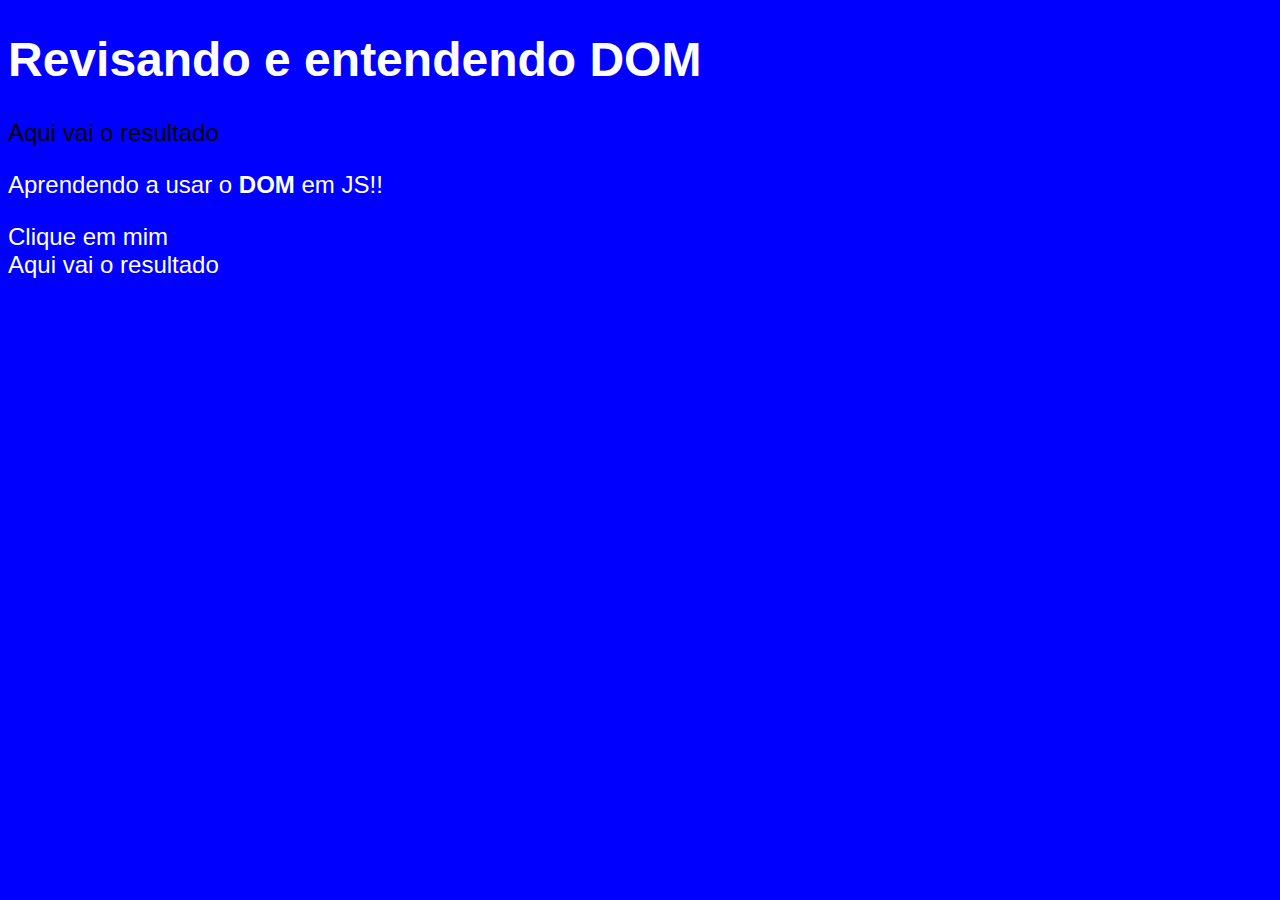
<file: Dom/Revisão/index.html>
<!DOCTYPE html>
<html lang="pt-BR">
<head>
    <meta charset="UTF-8">
    <meta http-equiv="X-UA-Compatible" content="IE=edge">
    <meta name="viewport" content="width=device-width, initial-scale=1.0">
    <title>Revisando DOM</title>
    <style>
        body{
            background-color: rgb(114, 9, 88);
            color: rgb(255, 255, 255);
            font: normal 18pt Arial, sans-serif;
        }
    </style>
</head>
<body>
    <h1>Revisando e entendendo DOM</h1>
    <p>Aqui vai o resultado </p>
    <p>Aprendendo a usar o <strong>DOM</strong> em JS!!</p>
    <div>Clique em mim</div>

    <script>
        //acessando a tag e colocando em uma variavel
        let p = document.getElementsByTagName('p')[0]
        //escrever na tela
        document.write(p.innerText)
        //alterando a cor do p[0]
        p.style.color = 'black'

        //acessa o body e alterando o background
        let corpo = document.body
        corpo.style.background = 'blue'

        let p2 = document.getElementsByTagName('p')[1]
        alert(p2.innerText)


    </script>
</body>
</html>
</file>
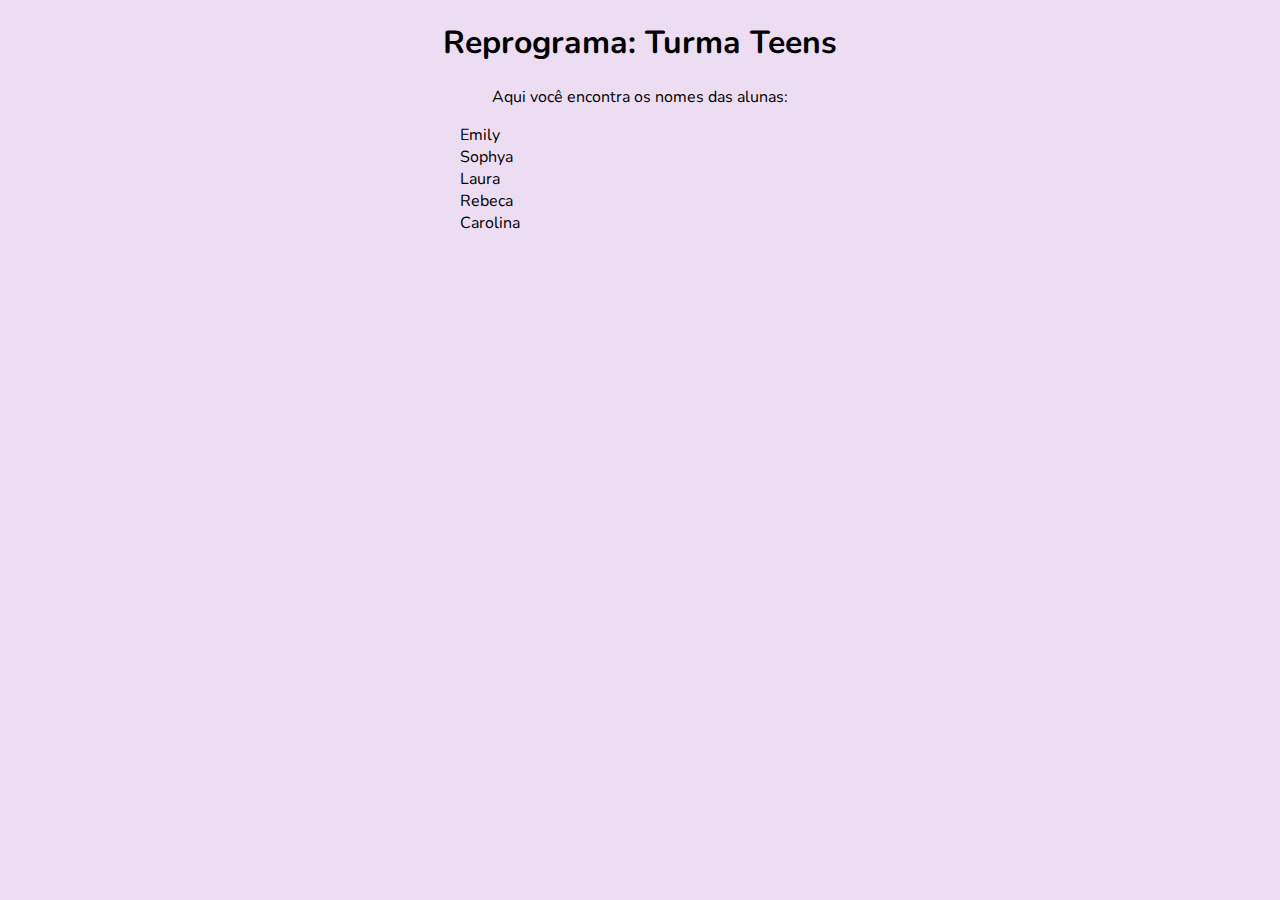
<file: Dom/tarefinha-1/index.html>
<!DOCTYPE html>
<html>
  <head>
    <title>Reprograma</title>

    <link href="https://fonts.googleapis.com/css?family=Nunito&display=swap" rel="stylesheet">
    <link rel="stylesheet" href="css/style.css">
  </head>
  <body>
    <h1 class="titulo">Reprograma: Turma Teens</h1>
    <p class="subtitulo">Aqui você encontra os nomes das alunas:</p>
    <ul id="lista-alunas" class="lista"></ul>
    <script src="./js/script.js"></script>
  </body>
</html>
</file>
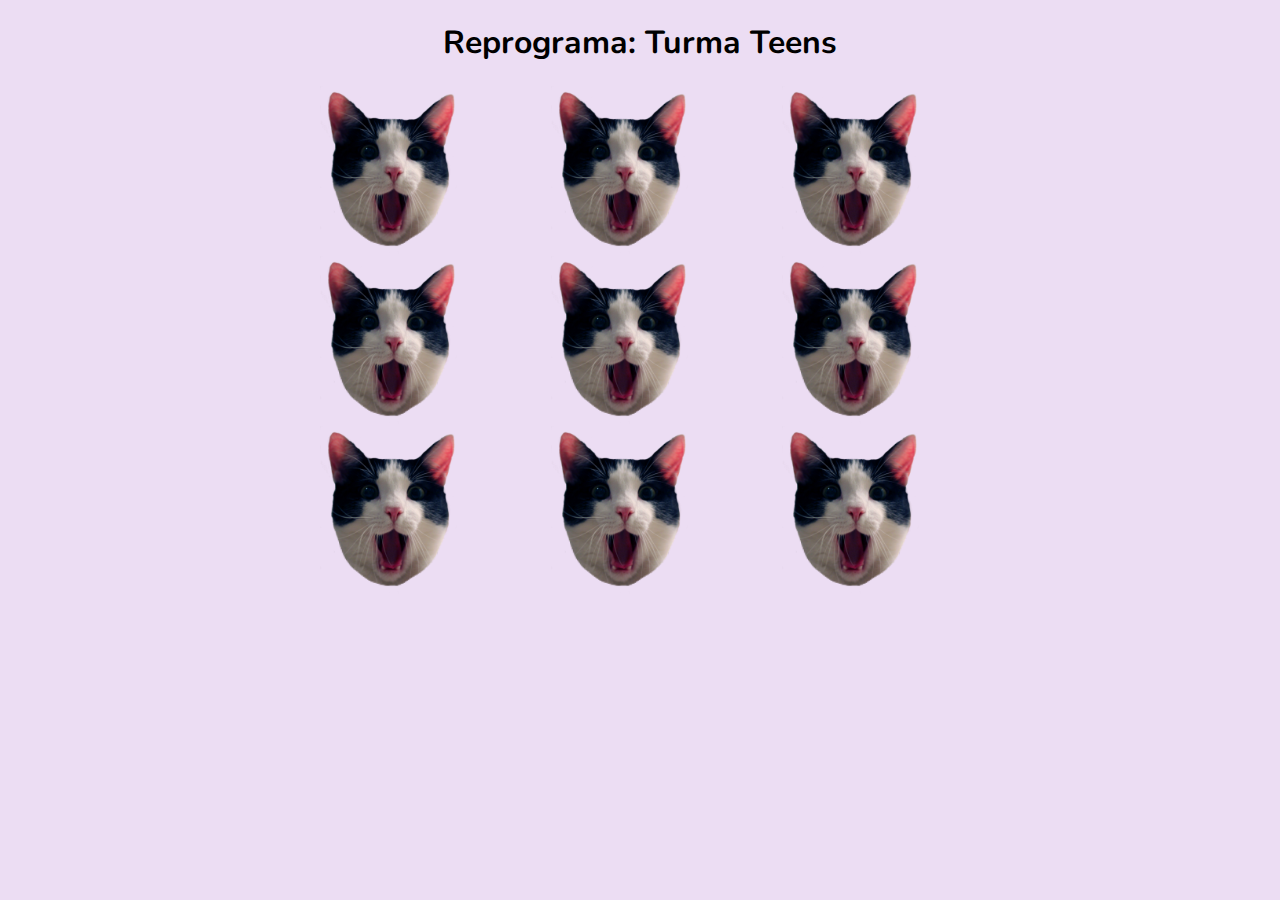
<file: Dom/tarefinha-2/index.html>
<!DOCTYPE html>
<html>
  <head>
    <title>Reprograma</title>

    <link href="https://fonts.googleapis.com/css?family=Nunito&display=swap" rel="stylesheet">
    <link rel="stylesheet" href="css/style.css">
  </head>
  <body>
    <h1 class="titulo">Reprograma: Turma Teens</h1>
      <div class="container">
        <div class="item">
          <img src="img/gato.png" alt="Imagem de gato surpreso" class="item__imagem">
        </div>
        <div class="item">
          <img src="img/gato.png" alt="Imagem de gato surpreso" class="item__imagem">
        </div>
        <div class="item">
          <img src="img/gato.png" alt="Imagem de gato surpreso" class="item__imagem">
        </div>
        <div class="item">
          <img src="img/gato.png" alt="Imagem de gato surpreso" class="item__imagem">
        </div>
        <div class="item">
          <img src="img/gato.png" alt="Imagem de gato surpreso" class="item__imagem">
        </div>
        <div class="item">
          <img src="img/gato.png" alt="Imagem de gato surpreso" class="item__imagem">
        </div>
        <div class="item">
          <img src="img/gato.png" alt="Imagem de gato surpreso" class="item__imagem">
        </div>
        <div class="item">
          <img src="img/gato.png" alt="Imagem de gato surpreso" class="item__imagem">
        </div>
        <div class="item">
          <img src="img/gato.png" alt="Imagem de gato surpreso" class="item__imagem">
        </div>
      </div>
      
     <script src="./js/script.js"></script>
  </body>
</html>
</file>
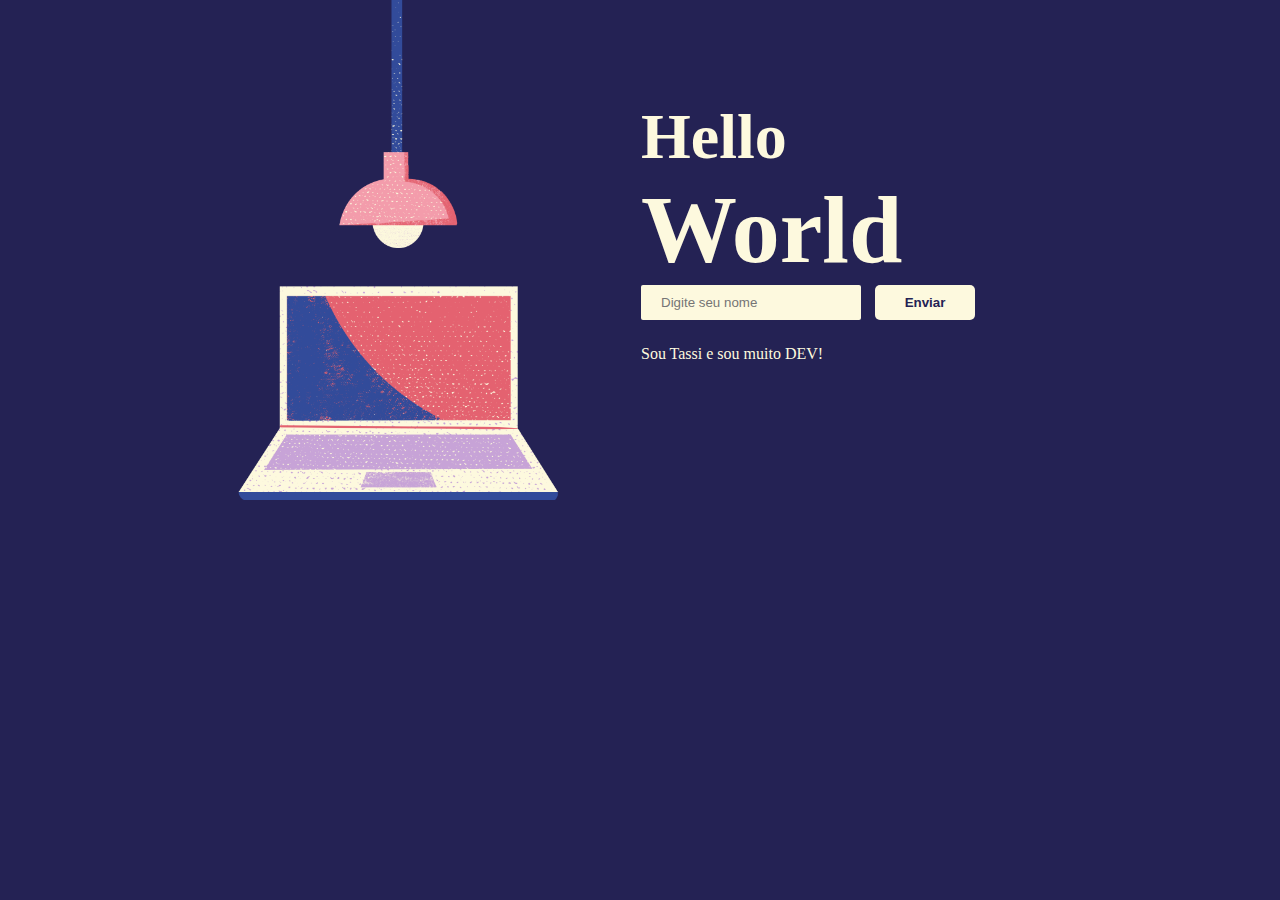
<file: Dom/tarefinha-3/index.html>
<!DOCTYPE html>
<html lang="en">
<head>
    <meta charset="UTF-8">
    <meta name="viewport" content="width=device-width, initial-scale=1.0">
    <title>Oficina</title>
    <link rel="stylesheet" href="./style/style.css">
</head>

<body>
    <main>
        <img src="./style/assets/foto.png" alt="desenho de computador">
        
        <div>
            <h1 class="titulo">Hello</h1>
            <h2>World</h2>
            <form id="form">
                <input type="texto"  placeholder="Digite seu nome" id="entrada">
                <button id="botao" onclick="cliquei(event)">Enviar</button>
            </form>
            <p>
             Sou Tassi e sou muito DEV!   
            </p>

        </div>


    </main>
    <script src="./js/script.js"></script>

</body>
</html>
</file>
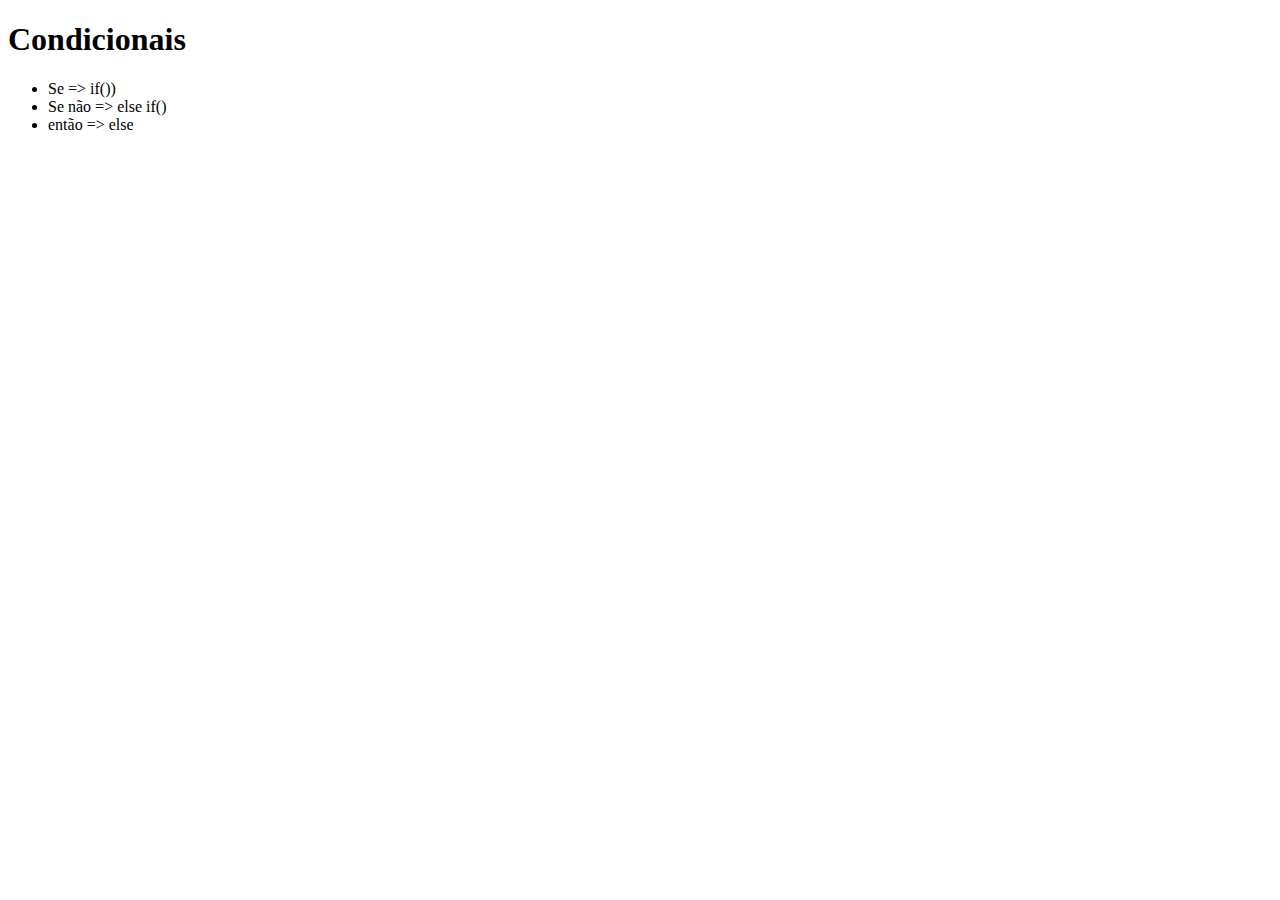
<file: Javascript/1_estruturaCondicional/index.html>
<!DOCTYPE html>
<html lang="en">
<head>
    <meta charset="UTF-8">
    <meta name="viewport" content="width=device-width, initial-scale=1.0">
    <title>Qual a condição para hoje?</title>
    <script src ="script.js"></script>

</head>
<body>
    <h1> Condicionais </h1>
    <ul>
        <li>Se => if())</li>
        <li>Se não => else if()</li>
        <li>então => else</li>
    </ul>
</body>
</html>
</file>
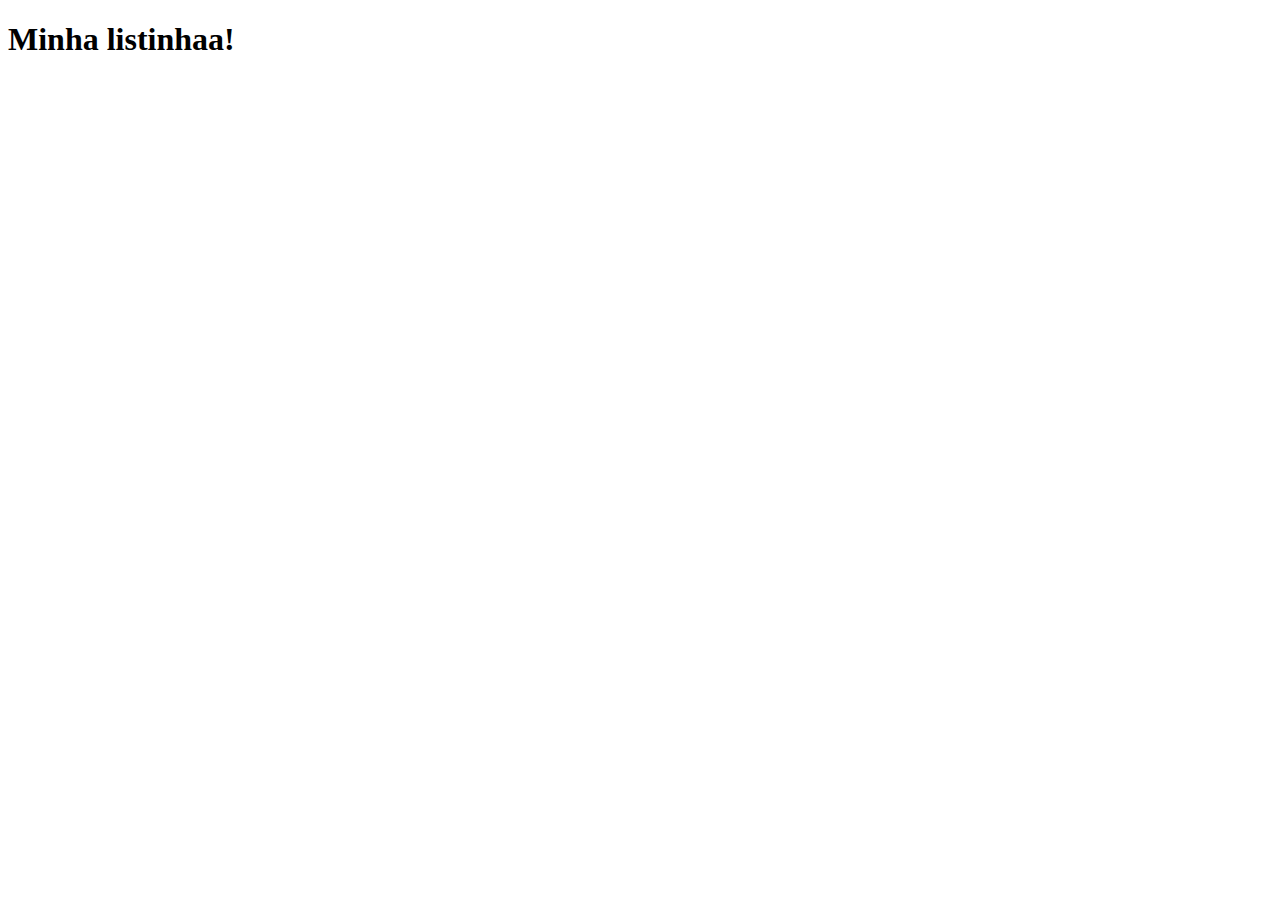
<file: Javascript/2_array/index.html>
<!DOCTYPE html>
<html lang="en">
<head>
    <meta charset="UTF-8">
    <meta name="viewport" content="width=device-width, initial-scale=1.0">
    <title>Lista, lista!</title>
    <script src="script.js"></script>
</head>
<body>
    <h1>Minha listinhaa!</h1>
</body>
</html>
</file>
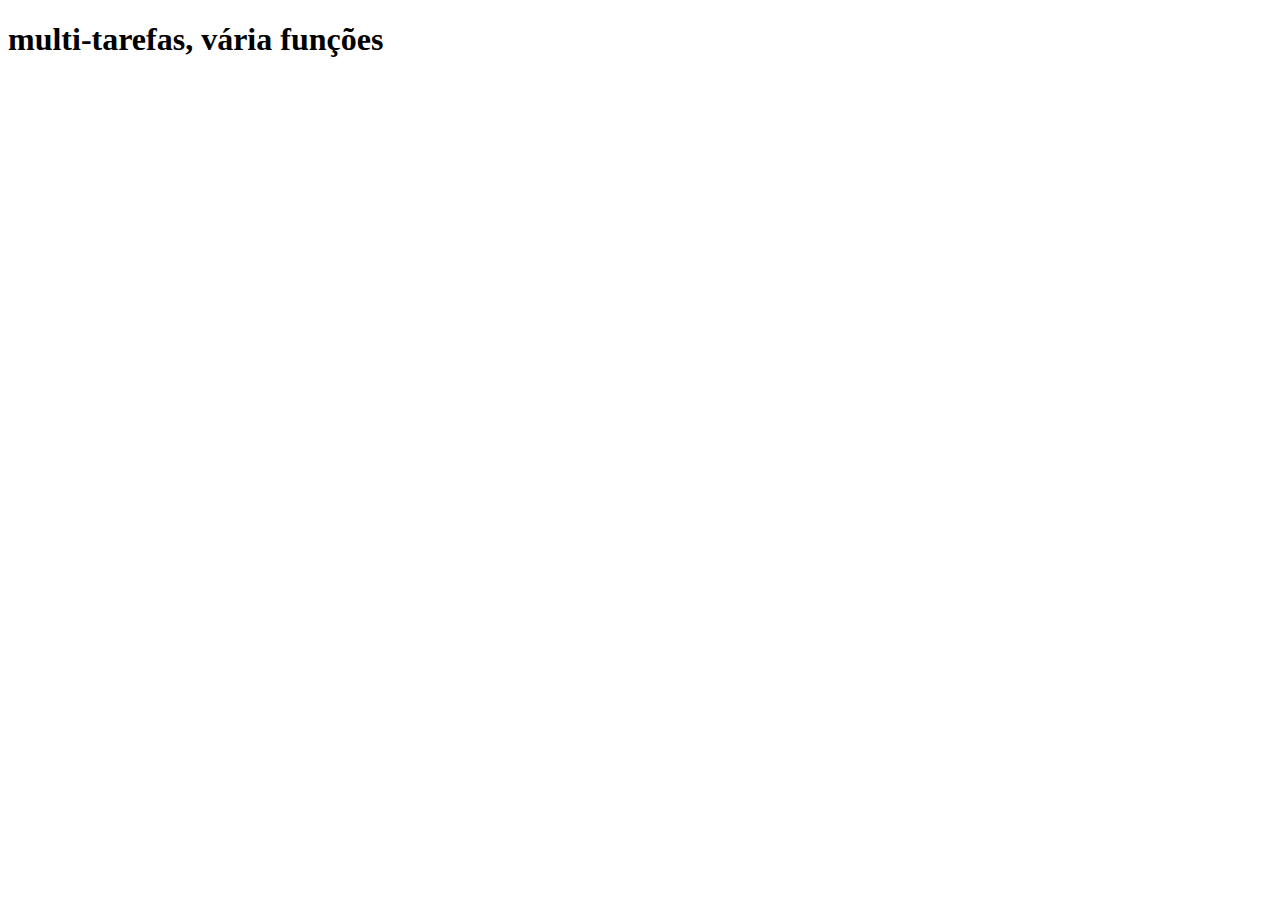
<file: Javascript/2_funcoes/index.html>
<!DOCTYPE html>
<html lang="en">
<head>
    <meta charset="UTF-8">
    <meta name="viewport" content="width=device-width, initial-scale=1.0">
    <title>olha como eu funciono direitin!</title>
    <script src="script.js"></script>
</head>
<body>
    <h1>multi-tarefas, vária funções</h1>
</body>
</html>
</file>
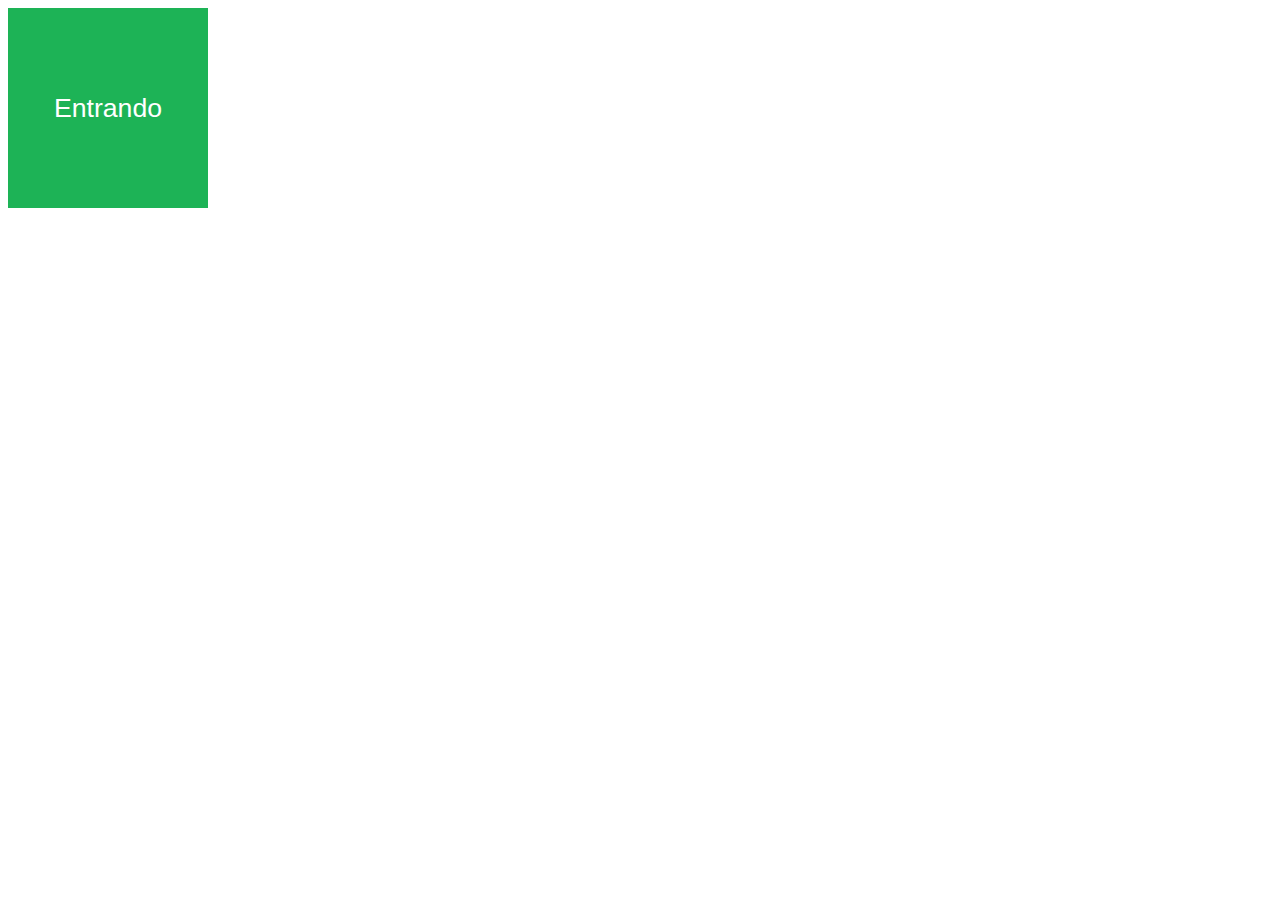
<file: Dom/Revisão/home.html>
<!DOCTYPE html>
<html lang="pt-BR">
<head>
    <meta charset="UTF-8">
    <meta http-equiv="X-UA-Compatible" content="IE=edge">
    <meta name="viewport" content="width=device-width, initial-scale=1.0">
    <title>Eventos DOM</title>
    <style>
        #area{
            font: normal 20pt Arial;
            background: rgb(29, 179, 86);
            color: white;
            width: 200px;
            height: 200px;
            line-height: 200px;
            text-align: center;
        }
    </style>
</head>
<body>
    <div id="area" onclick='clicar()' onmouseenter='entrar()' onmouseout='sair()'> Entrando</div>

    <script>
        //computador, guarda minha div em uma variaviel
        let area = document.getElementById('area')

        //executando a função clicar
        function clicar() {
            //o que queremos que aconteça ao clicar???,
            area.innerText = 'Clicou!!! :D'
            area.style.background = 'red'
        }

        function entrar() {
            area.innerText = 'Entrou!! o/' 
        }

        function sair(){
            area.innerText = 'Saiu!! :(' 
            area.style.background = 'green'
        }
    </script>
</body>
</html>
</file>
<file: Dom/tarefinha-1/css/style.css>
body {
    background-color: rgb(236, 221, 243);
    font-family: 'Nunito', sans-serif;
}

.titulo,
.subtitulo {
    text-align: center;
}

.lista {
    width: 400px;
    margin: 0 auto;
    list-style: none;
}

.aluna {
    list-style: none;
}

.vermelha {
    color: red;
    text-decoration: underline;
}
</file>
<file: Dom/tarefinha-2/css/style.css>
body {
    background-color: rgb(236, 221, 243);
    font-family: 'Nunito', sans-serif;
}

.titulo {
    text-align: center;
}

.container {
    margin: 0 auto;
    width: calc(100vw / 2);
    display: grid;
    grid-template-columns: 33% 33% 33%;
    grid-column-gap: 20px;
}

.item {
    width: 150px;
    height: 170px;
    background-color: rgb(236, 221, 243);
}

.item__imagem {
    width: 150px;
    margin: 0 auto;
}

.invisivel {
    opacity: 0;
}
</file>
<file: Dom/tarefinha-3/style/style.css>
*{
    margin: 0;
    padding: 0;
    background-color: #242254;
}

h1, h2 ,p{
    color:#fdf9de;
}

h1{
    font-size: 4em;
}

h2{
    font-size: 6em;
}

img{
    width: 500px;
    padding-left: 141px;
}

main {
    display:flex;
}

main div {
    padding-left: 0;
    padding-top: 100px;
    display: flex;
    flex-direction: column;
    

}

input{
    border-radius: 2px;
    background-color:#fdf9de;
    border:  #fdf9de;
    width: 200px;
    height: 35px;
    margin-bottom: 25px;
    padding-left: 20px;
}

button{
    width: 100px;
    height: 35px;
    padding-top: 2px;
    background-color:#fdf9de;
    text-align: center;
    border-radius: 5px;
    border: #fdf9de;
    padding-bottom: 2px;
    font-weight: 700;
    color:  #242254;
    margin-left: 10px;
    
}


@media (max-width: 768px) {

    main {
        display:block;
    }
    img {
        width: 409px;
        padding-left: 0;
        padding-bottom: 25px;
    }
    main div {
        padding-left: 27px;
        padding-top: 14px;
        display: flex;
        flex-direction: column;
        padding-bottom: 25px;
    }
}
</file>
